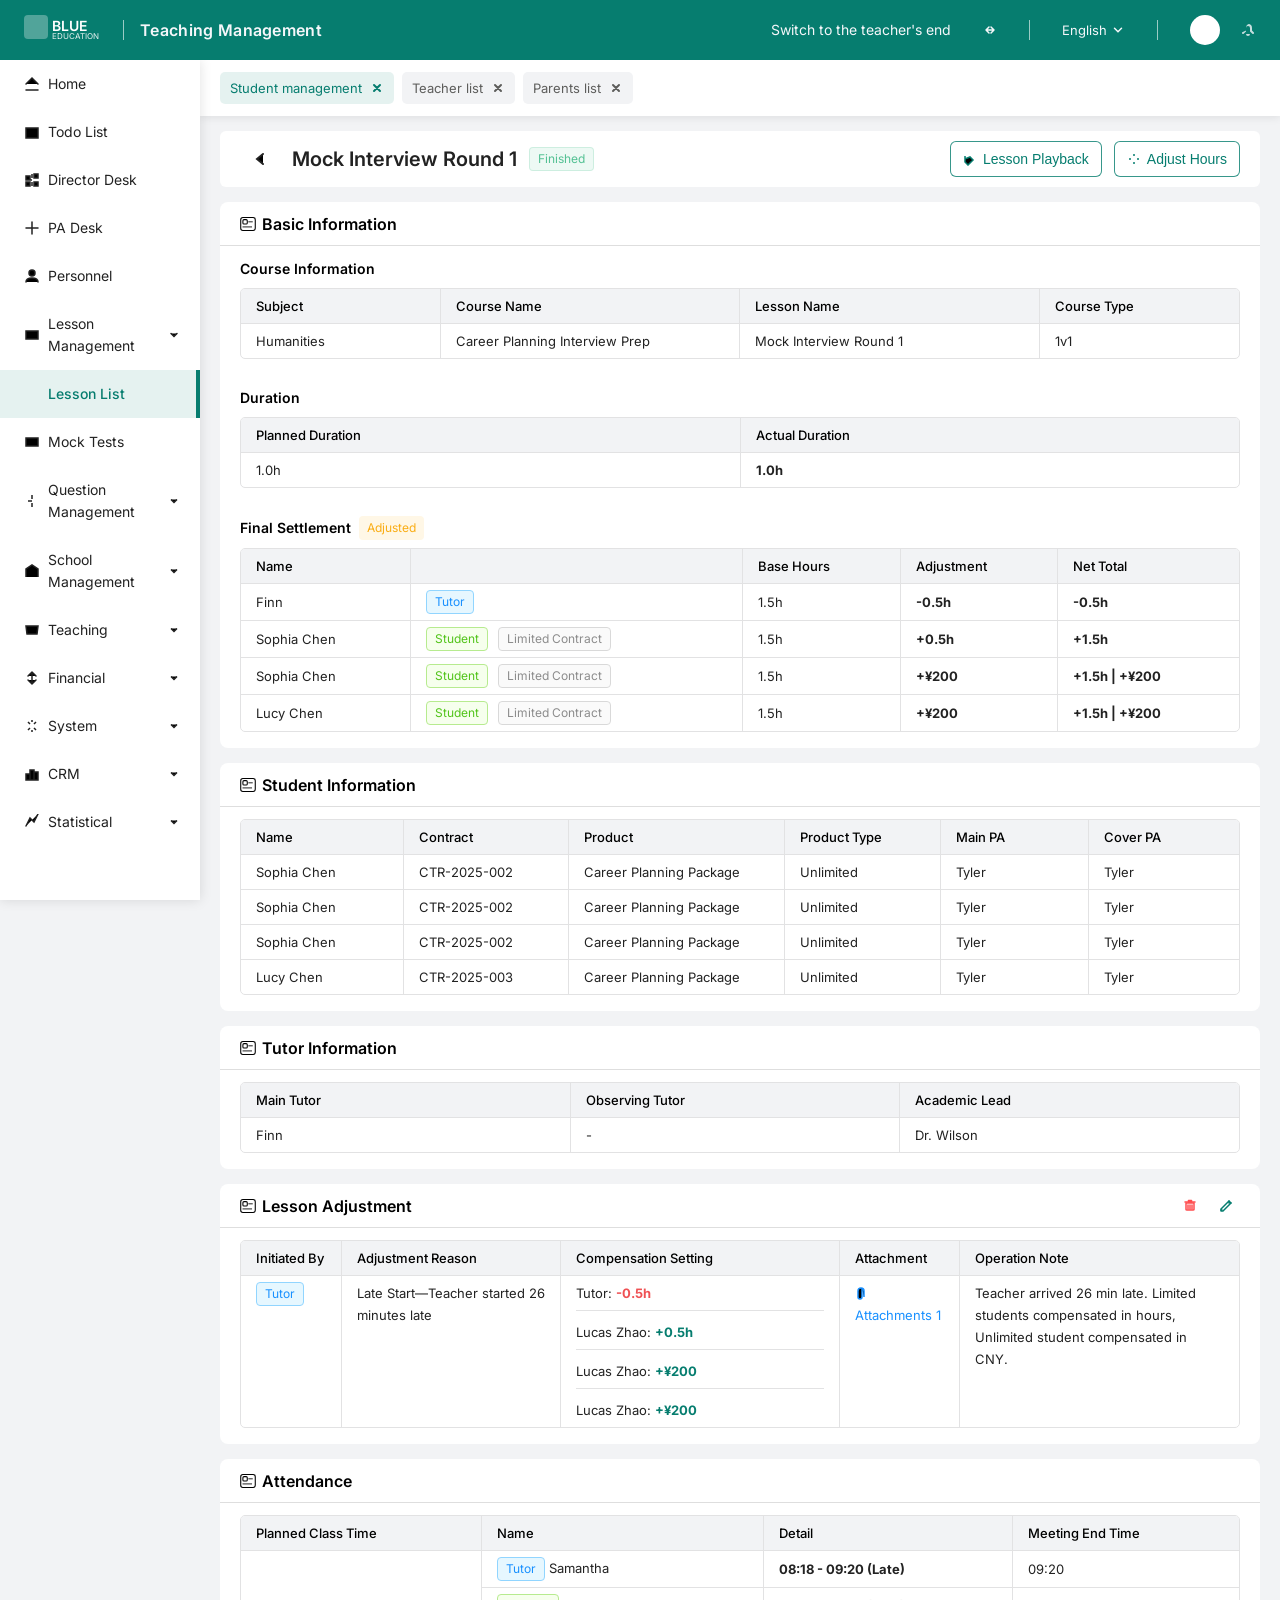
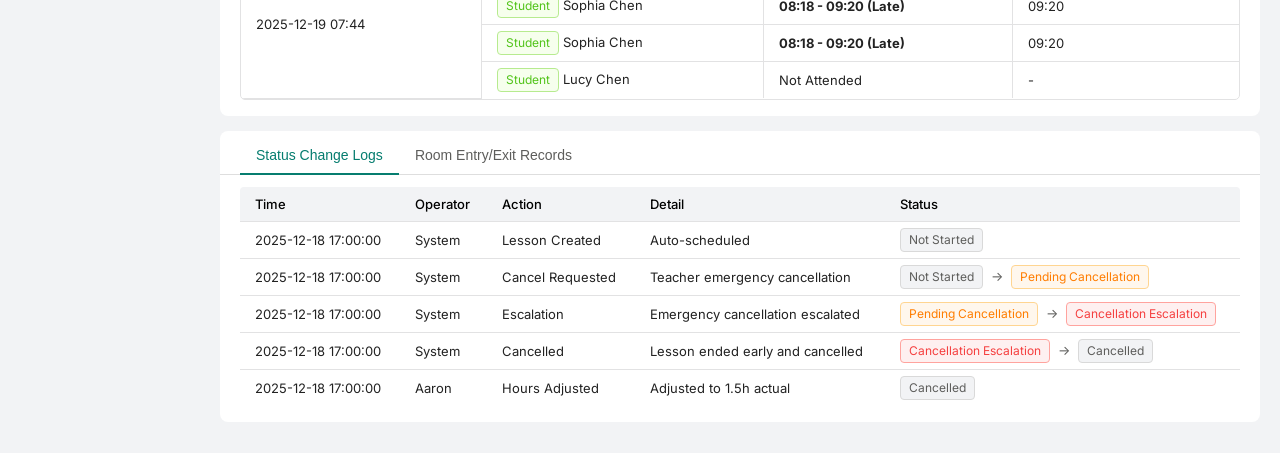
<file: web/index.html>
<!DOCTYPE html>
<html lang="zh-CN">
<head>
    <meta charset="UTF-8">
    <meta name="viewport" content="width=device-width, initial-scale=1.0">
    <title>课时详情 - Mock Interview Round 1 | 教学管理系统</title>
    <link rel="stylesheet" href="styles.css">
    <link rel="preconnect" href="https://fonts.googleapis.com">
    <link rel="preconnect" href="https://fonts.gstatic.com" crossorigin>
    <link href="https://fonts.googleapis.com/css2?family=Inter:wght@400;500;600&family=PingFang+SC:wght@400;500;600&display=swap" rel="stylesheet">
</head>
<body>
    <div class="app-layout">
        <!-- Top Header -->
        <header class="header">
            <div class="header-left">
                <div class="header-logo">
                    <svg width="83" height="28" viewBox="0 0 83 28" fill="none"><rect x="0" y="2" width="24" height="24" rx="4" fill="rgba(255,255,255,0.3)"/><text x="28" y="18" font-family="Inter,sans-serif" font-size="14" font-weight="600" fill="white">BLUE</text><text x="28" y="26" font-family="Inter,sans-serif" font-size="8" fill="rgba(255,255,255,0.9)">EDUCATION</text></svg>
                </div>
                <div class="header-divider"></div>
                <span class="header-title">Teaching Management</span>
            </div>
            <div class="header-right">
                <a href="#" class="header-link">Switch to the teacher's end</a>
                <svg class="header-icon-switch" width="14" height="14" viewBox="0 0 14 14" fill="none"><path d="M3 7h8M3 7l3-3M3 7l3 3M11 7L8 4M11 7l-3 3" stroke="currentColor" stroke-width="1.5" stroke-linecap="round"/></svg>
                <div class="header-divider"></div>
                <div class="header-language">
                    <span>English</span>
                    <svg width="14" height="14" viewBox="0 0 14 14" fill="none"><path d="M3.5 5.25L7 8.75L10.5 5.25" stroke="currentColor" stroke-width="1.5" stroke-linecap="round"/></svg>
                </div>
                <div class="header-divider"></div>
                <div class="header-user">
                    <div class="header-avatar"></div>
                    <svg class="header-bell" width="16" height="16" viewBox="0 0 16 16" fill="none"><path d="M8 2a4 4 0 014 4v2.586l1.707 1.707a1 1 0 01-1.414 1.414L10 9.414V6a2 2 0 00-4 0v3.414l-2.293 2.293a1 1 0 11-1.414-1.414L6 8.586V6a4 4 0 014-4zM6 12a2 2 0 104 0H6z" fill="currentColor"/></svg>
                </div>
            </div>
        </header>

        <!-- Sidebar -->
        <aside class="sidebar">
            <nav class="sidebar-nav">
                <a href="#" class="nav-item">
                    <svg class="nav-icon" width="16" height="16" viewBox="0 0 16 16"><path d="M2 8l6-6 6 6M2 14h12" stroke="currentColor" stroke-width="1.5" stroke-linecap="round"/></svg>
                    <span>Home</span>
                </a>
                <a href="#" class="nav-item">
                    <svg class="nav-icon" width="16" height="16" viewBox="0 0 16 16"><path d="M2 4h12v10H2z" stroke="currentColor" stroke-width="1.5"/></svg>
                    <span>Todo List</span>
                </a>
                <a href="#" class="nav-item">
                    <svg class="nav-icon" width="16" height="16" viewBox="0 0 16 16"><path d="M8 2v4M8 10v4M4 8h4M2 4h4v4H2zM10 2h4v4h-4zM2 10h4v4H2zM10 10h4v4h-4z" stroke="currentColor" stroke-width="1.5"/></svg>
                    <span>Director Desk</span>
                </a>
                <a href="#" class="nav-item">
                    <svg class="nav-icon" width="16" height="16" viewBox="0 0 16 16"><path d="M8 2v12M2 8h12" stroke="currentColor" stroke-width="1.5" stroke-linecap="round"/></svg>
                    <span>PA Desk</span>
                </a>
                <a href="#" class="nav-item">
                    <svg class="nav-icon" width="16" height="16" viewBox="0 0 16 16"><path d="M8 8a3 3 0 100-6 3 3 0 000 6zM2 14c0-2.5 2.5-4 6-4s6 1.5 6 4" stroke="currentColor" stroke-width="1.5" stroke-linecap="round"/></svg>
                    <span>Personnel</span>
                </a>
                <div class="nav-item has-sub">
                    <svg class="nav-icon" width="16" height="16" viewBox="0 0 16 16"><path d="M2 4h12v8H2z" stroke="currentColor" stroke-width="1.5"/></svg>
                    <span>Lesson Management</span>
                    <svg class="nav-chevron" width="12" height="12" viewBox="0 0 12 12"><path d="M3 4.5L6 7.5L9 4.5" stroke="currentColor" stroke-width="1.5" stroke-linecap="round"/></svg>
                </div>
                <a href="#" class="nav-item nav-item--active">
                    <span>Lesson List</span>
                </a>
                <a href="#" class="nav-item">
                    <svg class="nav-icon" width="16" height="16" viewBox="0 0 16 16"><path d="M2 4h12v8H2z" stroke="currentColor" stroke-width="1.5"/></svg>
                    <span>Mock Tests</span>
                </a>
                <a href="#" class="nav-item has-sub">
                    <svg class="nav-icon" width="16" height="16" viewBox="0 0 16 16"><path d="M8 2v4M8 10v4M4 8h4" stroke="currentColor" stroke-width="1.5"/></svg>
                    <span>Question Management</span>
                    <svg class="nav-chevron" width="12" height="12" viewBox="0 0 12 12"><path d="M3 4.5L6 7.5L9 4.5" stroke="currentColor" stroke-width="1.5"/></svg>
                </a>
                <a href="#" class="nav-item has-sub">
                    <svg class="nav-icon" width="16" height="16" viewBox="0 0 16 16"><path d="M2 14V6l6-4 6 4v8" stroke="currentColor" stroke-width="1.5"/></svg>
                    <span>School Management</span>
                    <svg class="nav-chevron" width="12" height="12" viewBox="0 0 12 12"><path d="M3 4.5L6 7.5L9 4.5" stroke="currentColor" stroke-width="1.5"/></svg>
                </a>
                <a href="#" class="nav-item has-sub">
                    <svg class="nav-icon" width="16" height="16" viewBox="0 0 16 16"><path d="M2 4h12l-1 8H3L2 4z" stroke="currentColor" stroke-width="1.5"/></svg>
                    <span>Teaching</span>
                    <svg class="nav-chevron" width="12" height="12" viewBox="0 0 12 12"><path d="M3 4.5L6 7.5L9 4.5" stroke="currentColor" stroke-width="1.5"/></svg>
                </a>
                <a href="#" class="nav-item has-sub">
                    <svg class="nav-icon" width="16" height="16" viewBox="0 0 16 16"><path d="M8 2v12M4 6l4-4 4 4M4 10l4 4 4-4" stroke="currentColor" stroke-width="1.5" stroke-linecap="round"/></svg>
                    <span>Financial</span>
                    <svg class="nav-chevron" width="12" height="12" viewBox="0 0 12 12"><path d="M3 4.5L6 7.5L9 4.5" stroke="currentColor" stroke-width="1.5"/></svg>
                </a>
                <a href="#" class="nav-item has-sub">
                    <svg class="nav-icon" width="16" height="16" viewBox="0 0 16 16"><path d="M8 2v2M8 12v2M4 4l2 2M10 10l2 2M4 12l2-2M10 6l2-2" stroke="currentColor" stroke-width="1.5"/></svg>
                    <span>System</span>
                    <svg class="nav-chevron" width="12" height="12" viewBox="0 0 12 12"><path d="M3 4.5L6 7.5L9 4.5" stroke="currentColor" stroke-width="1.5"/></svg>
                </a>
                <a href="#" class="nav-item has-sub">
                    <svg class="nav-icon" width="16" height="16" viewBox="0 0 16 16"><path d="M2 14h4V8H2v6zM6 14h4V4H6v10zM10 14h4V6h-4v8z" stroke="currentColor" stroke-width="1.5"/></svg>
                    <span>CRM</span>
                    <svg class="nav-chevron" width="12" height="12" viewBox="0 0 12 12"><path d="M3 4.5L6 7.5L9 4.5" stroke="currentColor" stroke-width="1.5"/></svg>
                </a>
                <a href="#" class="nav-item has-sub">
                    <svg class="nav-icon" width="16" height="16" viewBox="0 0 16 16"><path d="M2 12l4-8 4 4 4-8" stroke="currentColor" stroke-width="1.5" stroke-linecap="round"/></svg>
                    <span>Statistical</span>
                    <svg class="nav-chevron" width="12" height="12" viewBox="0 0 12 12"><path d="M3 4.5L6 7.5L9 4.5" stroke="currentColor" stroke-width="1.5"/></svg>
                </a>
            </nav>
        </aside>

        <!-- Main Content -->
        <main class="main-content">
            <!-- Tabs 置顶栏：白底+投影 -->
            <div class="tabs-bar">
            <div class="content-tabs">
                <div class="tab-pill tab-pill--active">
                    <span>Student management</span>
                    <svg class="tab-close" width="14" height="14" viewBox="0 0 14 14"><path d="M4 4l6 6M10 4l-6 6" stroke="currentColor" stroke-width="2" stroke-linecap="round"/></svg>
                </div>
                <div class="tab-pill">
                    <span>Teacher list</span>
                    <svg class="tab-close" width="14" height="14" viewBox="0 0 14 14"><path d="M4 4l6 6M10 4l-6 6" stroke="currentColor" stroke-width="2" stroke-linecap="round"/></svg>
                </div>
                <div class="tab-pill">
                    <span>Parents list</span>
                    <svg class="tab-close" width="14" height="14" viewBox="0 0 14 14"><path d="M4 4l6 6M10 4l-6 6" stroke="currentColor" stroke-width="2" stroke-linecap="round"/></svg>
                </div>
            </div>
            </div>

            <!-- Page Header (white bar) -->
            <div class="page-header-bar">
                <div class="page-header-left">
                    <button class="btn-back">
                        <svg width="14" height="14" viewBox="0 0 14 14"><path d="M10 12L4 7l6-5" stroke="currentColor" stroke-width="2" stroke-linecap="round"/></svg>
                    </button>
                    <h1 class="page-title">Mock Interview Round 1</h1>
                    <span class="tag tag--finished">Finished</span>
                </div>
                <div class="page-header-right">
                    <button class="btn-action">
                        <svg width="14" height="14" viewBox="0 0 14 14"><path d="M2 4v6l3 3 5-5-3-3-5 2z" stroke="currentColor" stroke-width="1.5"/></svg>
                        <span>Lesson Playback</span>
                    </button>
                    <button class="btn-action">
                        <svg width="14" height="14" viewBox="0 0 14 14"><path d="M7 2v2M7 10v2M2 7h2M10 7h2" stroke="currentColor" stroke-width="1.5"/></svg>
                        <span>Adjust Hours</span>
                    </button>
                </div>
            </div>

            <!-- Basic Information Card -->
            <section class="content-card">
                <div class="card-header-bar">
                    <h2 class="card-title">
                        <svg class="card-icon" viewBox="0 0 22 22" fill="none"><rect x="1" y="2" width="20" height="18" rx="3" stroke="currentColor" stroke-width="1.5"/><rect x="4" y="5" width="6" height="6" rx="1.5" stroke="currentColor" stroke-width="1.5"/><path d="M12 8h5" stroke="currentColor" stroke-width="1.2" stroke-linecap="round"/><path d="M4 15h12" stroke="currentColor" stroke-width="1.2" stroke-linecap="round"/></svg>
                        Basic Information
                    </h2>
                </div>
                <div class="info-section">
                    <div class="section-label">Course Information</div>
                    <div class="data-table data-table--bordered">
                        <table>
                            <thead>
                                <tr>
                                    <th style="width:191px">Subject</th>
                                    <th style="width:287px">Course Name</th>
                                    <th style="width:287px">Lesson Name</th>
                                    <th style="width:191px">Course Type</th>
                                </tr>
                            </thead>
                            <tbody>
                                <tr>
                                    <td>Humanities</td>
                                    <td>Career Planning Interview Prep</td>
                                    <td>Mock Interview Round 1</td>
                                    <td>1v1</td>
                                </tr>
                            </tbody>
                        </table>
                    </div>
                </div>
                <div class="info-section">
                    <div class="section-label">Duration</div>
                    <div class="data-table data-table--bordered">
                        <table>
                            <thead>
                                <tr>
                                    <th style="width:50%">Planned Duration</th>
                                    <th style="width:50%">Actual Duration</th>
                                </tr>
                            </thead>
                            <tbody>
                                <tr>
                                    <td>1.0h</td>
                                    <td class="text-success">1.0h</td>
                                </tr>
                            </tbody>
                        </table>
                    </div>
                </div>
                <div class="info-section">
                    <div class="section-label-row">
                        <span class="section-label">Final Settlement</span>
                        <span class="tag tag--adjusted">Adjusted</span>
                    </div>
                    <div class="data-table data-table--bordered data-table--final-settlement">
                        <table>
                            <thead>
                                <tr>
                                    <th>Name</th>
                                    <th></th>
                                    <th>Base Hours</th>
                                    <th>Adjustment</th>
                                    <th>Net Total</th>
                                </tr>
                            </thead>
                            <tbody>
                                <tr>
                                    <td>Finn</td>
                                    <td class="cell-tags"><span class="tag tag--tutor">Tutor</span></td>
                                    <td>1.5h</td>
                                    <td class="text-danger">-0.5h</td>
                                    <td class="text-danger">-0.5h</td>
                                </tr>
                                <tr>
                                    <td>Sophia Chen</td>
                                    <td class="cell-tags"><span class="tag tag--student">Student</span> <span class="tag tag--contract">Limited Contract</span></td>
                                    <td>1.5h</td>
                                    <td class="text-danger">+0.5h</td>
                                    <td class="text-danger">+1.5h</td>
                                </tr>
                                <tr>
                                    <td>Sophia Chen</td>
                                    <td class="cell-tags"><span class="tag tag--student">Student</span> <span class="tag tag--contract">Limited Contract</span></td>
                                    <td>1.5h</td>
                                    <td class="text-danger">+¥200</td>
                                    <td class="text-danger">+1.5h | +¥200</td>
                                </tr>
                                <tr>
                                    <td>Lucy Chen</td>
                                    <td class="cell-tags"><span class="tag tag--student">Student</span> <span class="tag tag--contract">Limited Contract</span></td>
                                    <td>1.5h</td>
                                    <td class="text-danger">+¥200</td>
                                    <td class="text-danger">+1.5h | +¥200</td>
                                </tr>
                            </tbody>
                        </table>
                    </div>
                </div>
            </section>

            <!-- Student Information Card -->
            <section class="content-card">
                <div class="card-header-bar">
                    <h2 class="card-title">
                        <svg class="card-icon" viewBox="0 0 22 22" fill="none"><rect x="1" y="2" width="20" height="18" rx="3" stroke="currentColor" stroke-width="1.5"/><rect x="4" y="5" width="6" height="6" rx="1.5" stroke="currentColor" stroke-width="1.5"/><path d="M12 8h5" stroke="currentColor" stroke-width="1.2" stroke-linecap="round"/><path d="M4 15h12" stroke="currentColor" stroke-width="1.2" stroke-linecap="round"/></svg>
                        Student Information
                    </h2>
                </div>
                <div class="card-content">
                <div class="data-table data-table--bordered">
                    <table>
                        <thead>
                            <tr>
                                <th style="width:191px">Name</th>
                                <th style="width:191px">Contract</th>
                                <th style="width:258px">Product</th>
                                <th style="width:170px">Product Type</th>
                                <th style="width:170px">Main PA</th>
                                <th style="width:170px">Cover PA</th>
                            </tr>
                        </thead>
                        <tbody>
                            <tr>
                                <td>Sophia Chen</td>
                                <td>CTR-2025-002</td>
                                <td>Career Planning Package</td>
                                <td>Unlimited</td>
                                <td>Tyler</td>
                                <td>Tyler</td>
                            </tr>
                            <tr>
                                <td>Sophia Chen</td>
                                <td>CTR-2025-002</td>
                                <td>Career Planning Package</td>
                                <td>Unlimited</td>
                                <td>Tyler</td>
                                <td>Tyler</td>
                            </tr>
                            <tr>
                                <td>Sophia Chen</td>
                                <td>CTR-2025-002</td>
                                <td>Career Planning Package</td>
                                <td>Unlimited</td>
                                <td>Tyler</td>
                                <td>Tyler</td>
                            </tr>
                            <tr>
                                <td>Lucy Chen</td>
                                <td>CTR-2025-003</td>
                                <td>Career Planning Package</td>
                                <td>Unlimited</td>
                                <td>Tyler</td>
                                <td>Tyler</td>
                            </tr>
                        </tbody>
                    </table>
                </div>
                </div>
            </section>

            <!-- Tutor Information Card -->
            <section class="content-card">
                <div class="card-header-bar">
                    <h2 class="card-title">
                        <svg class="card-icon" viewBox="0 0 22 22" fill="none"><rect x="1" y="2" width="20" height="18" rx="3" stroke="currentColor" stroke-width="1.5"/><rect x="4" y="5" width="6" height="6" rx="1.5" stroke="currentColor" stroke-width="1.5"/><path d="M12 8h5" stroke="currentColor" stroke-width="1.2" stroke-linecap="round"/><path d="M4 15h12" stroke="currentColor" stroke-width="1.2" stroke-linecap="round"/></svg>
                        Tutor Information
                    </h2>
                </div>
                <div class="card-content">
                <div class="data-table data-table--bordered">
                    <table>
                        <thead>
                            <tr>
                                <th style="width:33%">Main Tutor</th>
                                <th style="width:33%">Observing Tutor</th>
                                <th style="width:34%">Academic Lead</th>
                            </tr>
                        </thead>
                        <tbody>
                            <tr>
                                <td>Finn</td>
                                <td>-</td>
                                <td>Dr. Wilson</td>
                            </tr>
                        </tbody>
                    </table>
                </div>
                </div>
            </section>

            <!-- Lesson Adjustment Card -->
            <section class="content-card">
                <div class="card-header-bar card-header-row">
                    <h2 class="card-title">
                        <svg class="card-icon" viewBox="0 0 22 22" fill="none"><rect x="1" y="2" width="20" height="18" rx="3" stroke="currentColor" stroke-width="1.5"/><rect x="4" y="5" width="6" height="6" rx="1.5" stroke="currentColor" stroke-width="1.5"/><path d="M12 8h5" stroke="currentColor" stroke-width="1.2" stroke-linecap="round"/><path d="M4 15h12" stroke="currentColor" stroke-width="1.2" stroke-linecap="round"/></svg>
                        Lesson Adjustment
                    </h2>
                    <div class="card-actions">
                        <button class="btn-icon btn-icon--danger" title="Delete">
                            <svg width="14" height="14" viewBox="0 0 14 14" fill="none" stroke="currentColor" stroke-width="1.5" stroke-linecap="round" stroke-linejoin="round"><path d="M2 3h10"/><path d="M5.5 1.5h3v1.5h-3z"/><path d="M3 4h8v6.5q0 .5-1 .5H4q-1 0-1-.5V4z"/><path d="M5 6v4M7 6v4M9 6v4"/></svg>
                        </button>
                        <button class="btn-icon btn-icon--teal" title="Edit">
                            <svg width="14" height="14" viewBox="0 0 14 14" fill="none" stroke="currentColor" stroke-width="1.5" stroke-linecap="round" stroke-linejoin="round"><path d="M10 2L12 4 4 12 2 12 2 10l8-8z"/><path d="M10 2v2h2"/><path d="M2 11h1"/></svg>
                        </button>
                    </div>
                </div>
                <div class="card-content">
                <div class="data-table data-table--bordered data-table--lesson-adjustment">
                    <table>
                        <thead>
                            <tr>
                                <th>Initiated By</th>
                                <th>Adjustment Reason</th>
                                <th>Compensation Setting</th>
                                <th>Attachment</th>
                                <th>Operation Note</th>
                            </tr>
                        </thead>
                        <tbody>
                            <tr>
                                <td><span class="tag tag--tutor">Tutor</span></td>
                                <td>Late Start—Teacher started 26 minutes late</td>
                                <td class="cell-compensation">
                                    <div class="compensation-row">Tutor: <span class="text-danger">-0.5h</span></div>
                                    <div class="compensation-row">Lucas Zhao: <span class="text-success">+0.5h</span></div>
                                    <div class="compensation-row">Lucas Zhao: <span class="text-success">+¥200</span></div>
                                    <div class="compensation-row">Lucas Zhao: <span class="text-success">+¥200</span></div>
                                </td>
                                <td class="cell-attachment">
                                    <svg class="icon-attach icon-attach--teal" width="14" height="14" viewBox="0 0 14 14"><path d="M7 2v8a2 2 0 01-4 0V4a3 3 0 016 0v6" stroke="currentColor" stroke-width="1.5"/></svg>
                                    <span class="attachment-text">Attachments 1</span>
                                </td>
                                <td>Teacher arrived 26 min late. Limited students compensated in hours, Unlimited student compensated in CNY.</td>
                            </tr>
                        </tbody>
                    </table>
                </div>
                </div>
            </section>

            <!-- Attendance Card -->
            <section class="content-card">
                <div class="card-header-bar">
                    <h2 class="card-title">
                    <svg class="card-icon" viewBox="0 0 22 22" fill="none"><rect x="1" y="2" width="20" height="18" rx="3" stroke="currentColor" stroke-width="1.5"/><rect x="4" y="5" width="6" height="6" rx="1.5" stroke="currentColor" stroke-width="1.5"/><path d="M12 8h5" stroke="currentColor" stroke-width="1.2" stroke-linecap="round"/><path d="M4 15h12" stroke="currentColor" stroke-width="1.2" stroke-linecap="round"/></svg>
                    Attendance
                    </h2>
                </div>
                <div class="card-content">
                <div class="data-table data-table--bordered">
                    <table>
                        <thead>
                            <tr>
                                <th>Planned Class Time</th>
                                <th>Name</th>
                                <th>Detail</th>
                                <th>Meeting End Time</th>
                            </tr>
                        </thead>
                        <tbody>
                            <tr>
                                <td rowspan="4">2025-12-19 07:44</td>
                                <td><span class="tag tag--tutor">Tutor</span> Samantha</td>
                                <td class="text-danger">08:18 - 09:20 (Late)</td>
                                <td>09:20</td>
                            </tr>
                            <tr>
                                <td><span class="tag tag--student">Student</span> Sophia Chen</td>
                                <td class="text-danger">08:18 - 09:20 (Late)</td>
                                <td>09:20</td>
                            </tr>
                            <tr>
                                <td><span class="tag tag--student">Student</span> Sophia Chen</td>
                                <td class="text-danger">08:18 - 09:20 (Late)</td>
                                <td>09:20</td>
                            </tr>
                            <tr>
                                <td><span class="tag tag--student">Student</span> Lucy Chen</td>
                                <td>Not Attended</td>
                                <td>-</td>
                            </tr>
                        </tbody>
                    </table>
                </div>
                </div>
            </section>

            <!-- Status Change Logs Card -->
            <section class="content-card">
                <div class="card-header-bar card-header-tabs">
                    <button class="card-tab card-tab--active">Status Change Logs</button>
                    <button class="card-tab">Room Entry/Exit Records</button>
                </div>
                <div class="card-content">
                <div class="data-table data-table--bordered data-table--status-logs">
                    <table>
                        <thead>
                            <tr>
                                <th>Time</th>
                                <th>Operator</th>
                                <th>Action</th>
                                <th>Detail</th>
                                <th>Status</th>
                            </tr>
                        </thead>
                        <tbody>
                            <tr>
                                <td>2025-12-18 17:00:00</td>
                                <td>System</td>
                                <td>Lesson Created</td>
                                <td>Auto-scheduled</td>
                                <td><span class="tag tag--status tag--gray">Not Started</span></td>
                            </tr>
                            <tr>
                                <td>2025-12-18 17:00:00</td>
                                <td>System</td>
                                <td>Cancel Requested</td>
                                <td>Teacher emergency cancellation</td>
                                <td><span class="tag tag--status tag--gray">Not Started</span> <span class="arrow">→</span> <span class="tag tag--status tag--orange">Pending Cancellation</span></td>
                            </tr>
                            <tr>
                                <td>2025-12-18 17:00:00</td>
                                <td>System</td>
                                <td>Escalation</td>
                                <td>Emergency cancellation escalated</td>
                                <td><span class="tag tag--status tag--orange">Pending Cancellation</span> <span class="arrow">→</span> <span class="tag tag--status tag--red">Cancellation Escalation</span></td>
                            </tr>
                            <tr>
                                <td>2025-12-18 17:00:00</td>
                                <td>System</td>
                                <td>Cancelled</td>
                                <td>Lesson ended early and cancelled</td>
                                <td><span class="tag tag--status tag--red">Cancellation Escalation</span> <span class="arrow">→</span> <span class="tag tag--status tag--gray">Cancelled</span></td>
                            </tr>
                            <tr>
                                <td>2025-12-18 17:00:00</td>
                                <td>Aaron</td>
                                <td>Hours Adjusted</td>
                                <td>Adjusted to 1.5h actual</td>
                                <td><span class="tag tag--status tag--gray">Cancelled</span></td>
                            </tr>
                        </tbody>
                    </table>
                </div>
                </div>
            </section>
        </main>
    </div>

    <script src="script.js"></script>
</body>
</html>
</file>
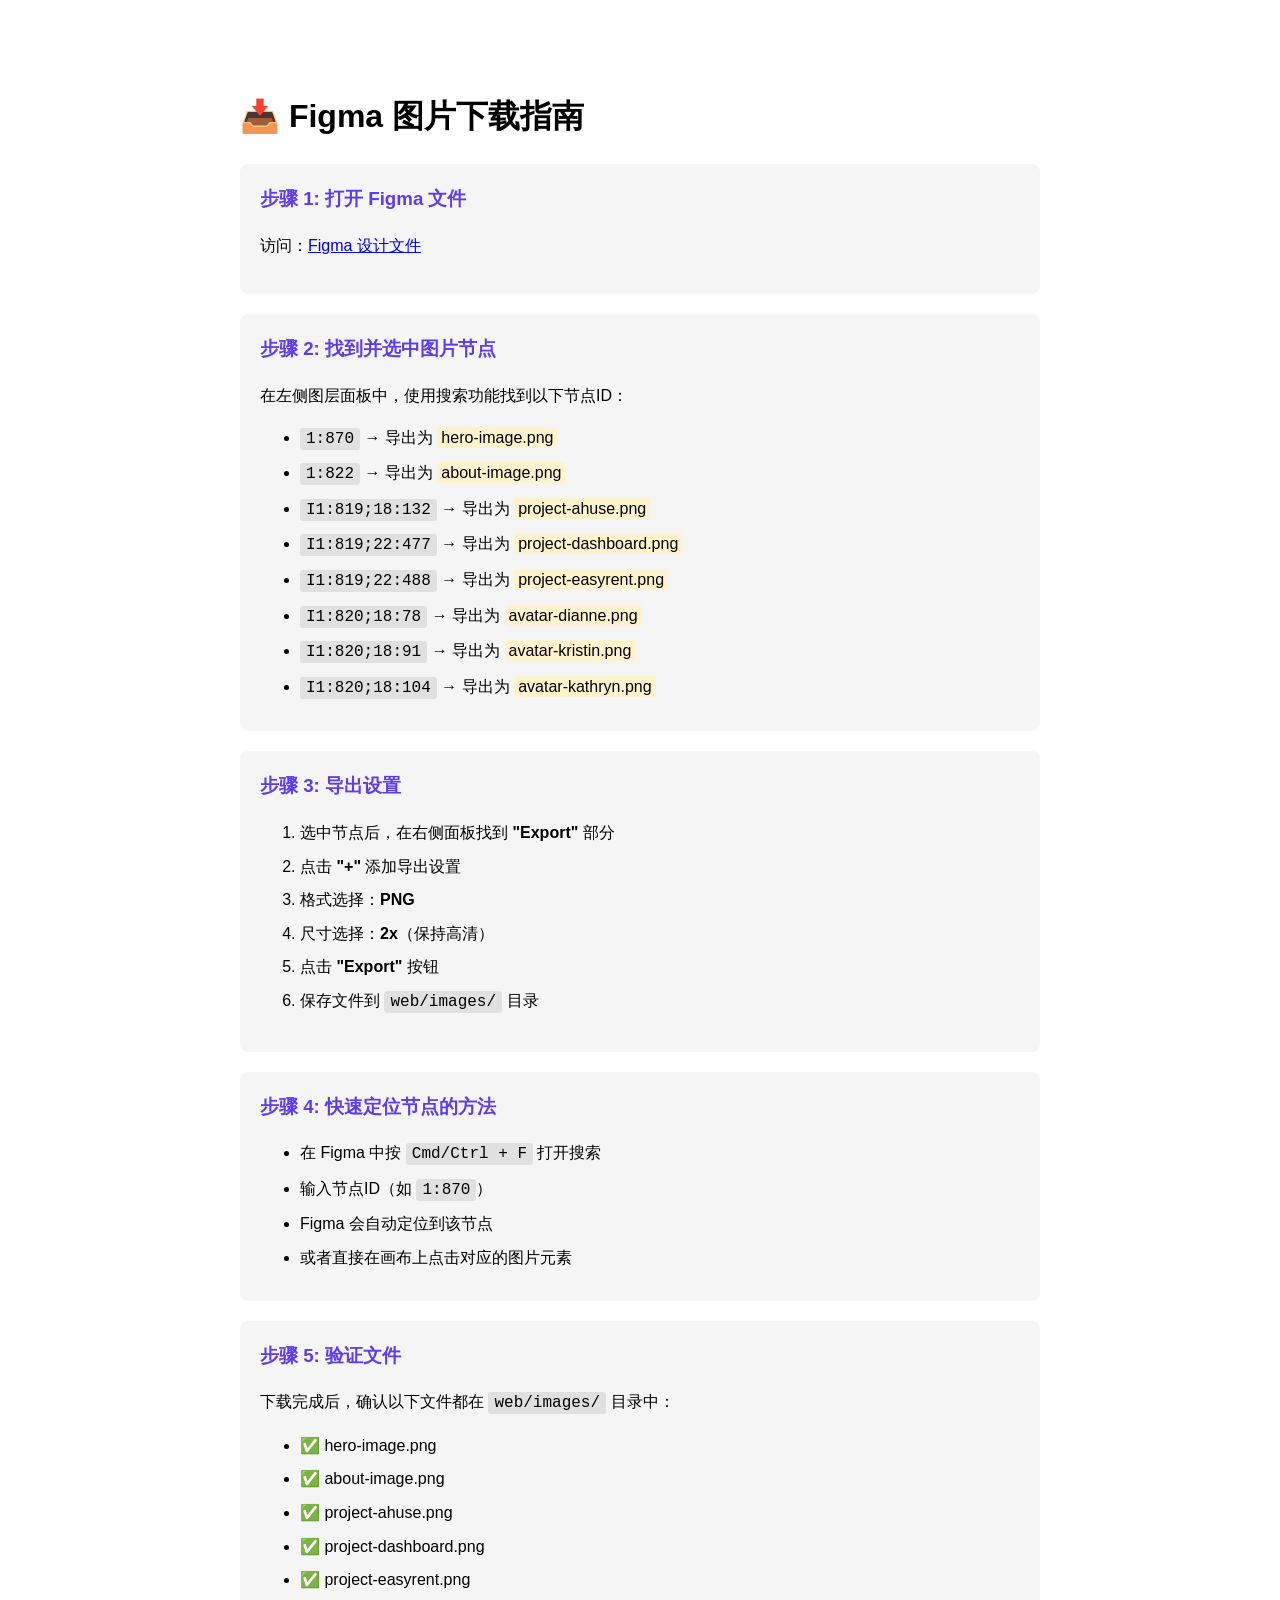
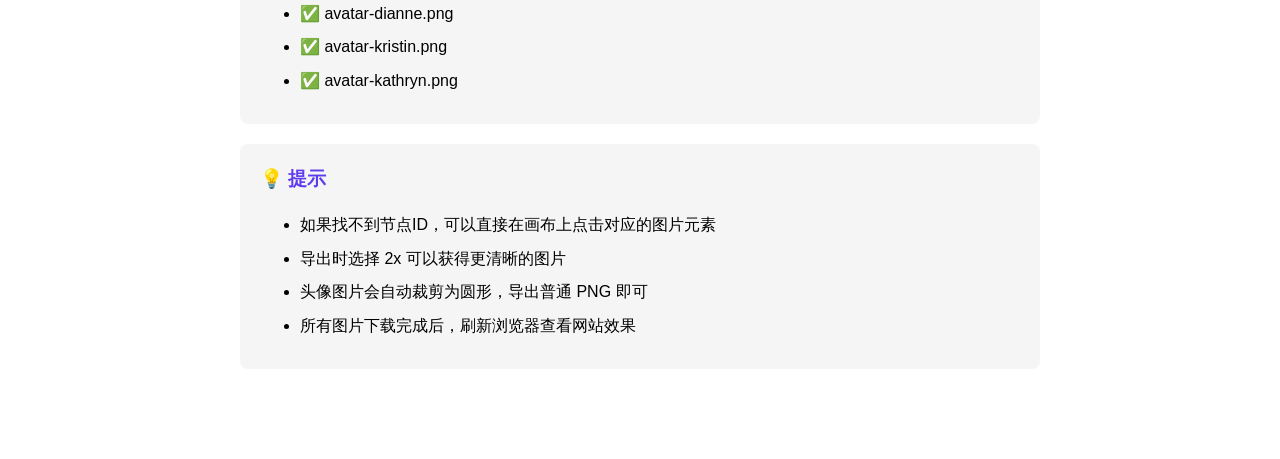
<file: web/download-images.html>
<!DOCTYPE html>
<html lang="zh-CN">
<head>
    <meta charset="UTF-8">
    <meta name="viewport" content="width=device-width, initial-scale=1.0">
    <title>Figma 图片下载助手</title>
    <style>
        body {
            font-family: -apple-system, BlinkMacSystemFont, 'Segoe UI', Roboto, sans-serif;
            max-width: 800px;
            margin: 50px auto;
            padding: 20px;
            line-height: 1.6;
        }
        .step {
            background: #f5f5f5;
            padding: 20px;
            margin: 20px 0;
            border-radius: 8px;
        }
        .step h3 {
            margin-top: 0;
            color: #5E3BEE;
        }
        code {
            background: #e0e0e0;
            padding: 2px 6px;
            border-radius: 3px;
            font-family: 'Courier New', monospace;
        }
        ul {
            margin: 10px 0;
        }
        li {
            margin: 8px 0;
        }
        .highlight {
            background: #fff3cd;
            padding: 2px 4px;
            border-radius: 3px;
        }
    </style>
</head>
<body>
    <h1>📥 Figma 图片下载指南</h1>
    
    <div class="step">
        <h3>步骤 1: 打开 Figma 文件</h3>
        <p>访问：<a href="https://www.figma.com/proto/7di4yxaJBynSHCfhj5WzmF/Untitled?node-id=1-816" target="_blank">Figma 设计文件</a></p>
    </div>

    <div class="step">
        <h3>步骤 2: 找到并选中图片节点</h3>
        <p>在左侧图层面板中，使用搜索功能找到以下节点ID：</p>
        <ul>
            <li><code>1:870</code> → 导出为 <span class="highlight">hero-image.png</span></li>
            <li><code>1:822</code> → 导出为 <span class="highlight">about-image.png</span></li>
            <li><code>I1:819;18:132</code> → 导出为 <span class="highlight">project-ahuse.png</span></li>
            <li><code>I1:819;22:477</code> → 导出为 <span class="highlight">project-dashboard.png</span></li>
            <li><code>I1:819;22:488</code> → 导出为 <span class="highlight">project-easyrent.png</span></li>
            <li><code>I1:820;18:78</code> → 导出为 <span class="highlight">avatar-dianne.png</span></li>
            <li><code>I1:820;18:91</code> → 导出为 <span class="highlight">avatar-kristin.png</span></li>
            <li><code>I1:820;18:104</code> → 导出为 <span class="highlight">avatar-kathryn.png</span></li>
        </ul>
    </div>

    <div class="step">
        <h3>步骤 3: 导出设置</h3>
        <ol>
            <li>选中节点后，在右侧面板找到 <strong>"Export"</strong> 部分</li>
            <li>点击 <strong>"+"</strong> 添加导出设置</li>
            <li>格式选择：<strong>PNG</strong></li>
            <li>尺寸选择：<strong>2x</strong>（保持高清）</li>
            <li>点击 <strong>"Export"</strong> 按钮</li>
            <li>保存文件到 <code>web/images/</code> 目录</li>
        </ol>
    </div>

    <div class="step">
        <h3>步骤 4: 快速定位节点的方法</h3>
        <ul>
            <li>在 Figma 中按 <code>Cmd/Ctrl + F</code> 打开搜索</li>
            <li>输入节点ID（如 <code>1:870</code>）</li>
            <li>Figma 会自动定位到该节点</li>
            <li>或者直接在画布上点击对应的图片元素</li>
        </ul>
    </div>

    <div class="step">
        <h3>步骤 5: 验证文件</h3>
        <p>下载完成后，确认以下文件都在 <code>web/images/</code> 目录中：</p>
        <ul>
            <li>✅ hero-image.png</li>
            <li>✅ about-image.png</li>
            <li>✅ project-ahuse.png</li>
            <li>✅ project-dashboard.png</li>
            <li>✅ project-easyrent.png</li>
            <li>✅ avatar-dianne.png</li>
            <li>✅ avatar-kristin.png</li>
            <li>✅ avatar-kathryn.png</li>
        </ul>
    </div>

    <div class="step">
        <h3>💡 提示</h3>
        <ul>
            <li>如果找不到节点ID，可以直接在画布上点击对应的图片元素</li>
            <li>导出时选择 2x 可以获得更清晰的图片</li>
            <li>头像图片会自动裁剪为圆形，导出普通 PNG 即可</li>
            <li>所有图片下载完成后，刷新浏览器查看网站效果</li>
        </ul>
    </div>
</body>
</html>
</file>
<file: web/styles.css>
/* Reset & Base */
* {
    margin: 0;
    padding: 0;
    box-sizing: border-box;
}

:root {
    --primary: #067d6f;
    --primary-80: rgba(6, 125, 111, 0.8);
    --primary-10: rgba(6, 125, 111, 0.1);
    --text: #222;
    --text-muted: #5d5d5b;
    --white: #ffffff;
    --bg: #F2F3F5;
    --border: #e2e2e3;
    --border-light: #dedede;
    --table-header: #f2f3f5;
    --success: #00b42a;
    --success-bg: #e6fff1;
    --danger: #f53f3f;
    --warning: #ff7d00;
    --warning-bg: #fff7ed;
    --tutor-bg: #e8f7ff;
    --tutor-color: #1677ff;
    --student-bg: #e6fff1;
    --student-color: #00b42a;
    --contract-bg: #f2f3f5;
    --contract-color: #86909c;
    --finished-bg: rgba(83, 193, 147, 0.1);
    --finished-border: rgba(83, 193, 147, 0.2);
    --finished-color: #53c193;
    --header-bg: #067d6f;
    --header-text: #f5f7fa;
}

body {
    font-family: 'Inter', 'PingFang SC', -apple-system, sans-serif;
    font-size: 13px;
    line-height: 22px;
    color: var(--text);
    background: var(--bg);
}

/* App Layout */
.app-layout {
    display: flex;
    flex-direction: column;
    min-height: 100vh;
}

/* Top Header - 置顶固定 */
.header {
    position: fixed;
    top: 0;
    left: 0;
    right: 0;
    z-index: 1000;
    display: flex;
    align-items: center;
    justify-content: space-between;
    height: 60px;
    padding: 0 24px;
    background: var(--header-bg);
    color: var(--header-text);
}

.header-left {
    display: flex;
    align-items: center;
    gap: 16px;
}

.header-logo svg {
    height: 28px;
    width: auto;
}

.header-divider {
    width: 1px;
    height: 20px;
    background: rgba(255, 255, 255, 0.6);
}

.header-title {
    font-weight: 600;
    font-size: 16px;
    letter-spacing: 0.02em;
}

.header-right {
    display: flex;
    align-items: center;
    gap: 32px;
}

.header-link {
    color: var(--header-text);
    text-decoration: none;
    font-size: 14px;
}

.header-language {
    display: flex;
    align-items: center;
    gap: 4px;
}

.header-user {
    display: flex;
    align-items: center;
    gap: 20px;
}

.header-avatar {
    width: 30px;
    height: 30px;
    border-radius: 50%;
    background: var(--white);
}

.header-bell {
    width: 16px;
    height: 16px;
    opacity: 0.8;
}

/* Sidebar - 压在标签栏上方，白底有投影 */
.sidebar {
    position: fixed;
    left: 0;
    top: 60px;
    z-index: 101;
    width: 200px;
    height: calc(100vh - 60px);
    background: var(--white);
    box-shadow: 0 0 12px rgba(0, 0, 0, 0.12);
}

.sidebar-nav {
    display: flex;
    flex-direction: column;
}

.nav-item {
    display: flex;
    align-items: center;
    gap: 8px;
    padding: 13px 20px 13px 24px;
    color: var(--text);
    text-decoration: none;
    font-size: 14px;
    background: var(--white);
}

.nav-item:hover {
    background: var(--table-header);
}

.nav-item--active {
    background: var(--primary-10);
    color: var(--primary);
    font-weight: 500;
    border-right: 4px solid var(--primary);
}

.nav-item.has-sub {
    cursor: pointer;
}

.nav-item--active span {
    margin-left: 24px;
}

.nav-icon {
    flex-shrink: 0;
    color: var(--text);
}

.nav-item--active .nav-icon {
    color: var(--primary);
}

.nav-chevron {
    margin-left: auto;
    flex-shrink: 0;
}

/* Main Content */
.main-content {
    flex: 1;
    margin-left: 200px;
    margin-top: 60px;
    padding: 0 20px 16px;
    min-height: calc(100vh - 60px);
}

/* Tabs 置顶栏 - 白底、投影、sticky */
.tabs-bar {
    position: sticky;
    top: 60px;
    z-index: 100;
    margin: 0 -20px 15px -20px;
    padding: 12px 20px;
    background: var(--white);
    box-shadow: 0 2px 8px rgba(0, 0, 0, 0.08);
}

/* Content Tabs - pill style */
.content-tabs {
    display: flex;
    gap: 8px;
}

.tab-pill {
    display: flex;
    align-items: center;
    gap: 8px;
    padding: 5px 10px;
    border-radius: 5px;
    font-size: 13px;
    background: var(--table-header);
    color: var(--text-muted);
}

.tab-pill--active {
    background: var(--primary-10);
    color: var(--primary);
}

.tab-close {
    flex-shrink: 0;
}

/* Page Header Bar */
.page-header-bar {
    display: flex;
    align-items: center;
    justify-content: space-between;
    height: 56px;
    padding: 0 20px;
    background: var(--white);
    border-radius: 6px;
    margin-bottom: 15px;
}

.page-header-left {
    display: flex;
    align-items: center;
    gap: 12px;
}

.btn-back {
    display: flex;
    align-items: center;
    justify-content: center;
    width: 40px;
    height: 40px;
    border: none;
    background: transparent;
    color: var(--text);
    cursor: pointer;
}

.btn-back:hover {
    background: var(--table-header);
    border-radius: 6px;
}

.page-title {
    font-size: 20px;
    font-weight: 600;
    color: var(--text);
}

.page-header-right {
    display: flex;
    gap: 12px;
}

.btn-action {
    display: flex;
    align-items: center;
    gap: 6px;
    height: 36px;
    padding: 6px 12px;
    border: 1px solid var(--primary-80);
    background: var(--white);
    color: var(--primary);
    font-size: 14px;
    font-weight: 500;
    border-radius: 6px;
    cursor: pointer;
}

.btn-action:hover {
    background: var(--primary-10);
}

/* Tags - 统一高度 24px */
.tag {
    display: inline-flex;
    align-items: center;
    height: 24px;
    padding: 0 8px;
    font-size: 12px;
    font-weight: 400;
    border-radius: 4px;
    box-sizing: border-box;
}

.tag--finished {
    background: var(--finished-bg);
    border: 1px solid var(--finished-border);
    color: var(--finished-color);
}

.tag--adjusted {
    background: #fff7e6;
    color: #faad14;
}

.tag--tutor {
    background: #e6f7ff;
    color: #1890ff;
    border: 1px solid #91d5ff;
}

.tag--student {
    background: #f6ffed;
    color: #52c41a;
    border: 1px solid #b7eb8f;
}

.tag--contract {
    background: #fafafa;
    color: #8c8c8c;
    border: 1px solid #d9d9d9;
}

/* Final Settlement - 标签列，多个标签间距 */
.cell-tags .tag + .tag {
    margin-left: 6px;
}

.tag--status { font-size: 12px; }
.tag--gray { background: var(--table-header); color: var(--text-muted); border: 1px solid #d9d9d9; }
.tag--orange { background: var(--warning-bg); color: var(--warning); border: 1px solid #ffd591; }
.tag--red { background: #fef0f0; color: var(--danger); border: 1px solid #ffa39e; }

/* Content Cards - 白色背景之间间距 15px */
.content-card {
    background: var(--white);
    border-radius: 8px;
    margin-bottom: 15px;
    overflow: hidden;
}

.card-header-bar {
    display: flex;
    align-items: center;
    height: 44px;
    padding: 0 20px;
    border-bottom: 1px solid var(--border-light);
}

.card-header-row {
    justify-content: space-between;
}

.card-header-tabs {
    justify-content: flex-start;
    align-items: flex-end;
}

.card-content {
    padding: 12px 20px 16px;
}

.card-title {
    display: flex;
    align-items: center;
    gap: 6px;
    font-size: 16px;
    font-weight: 600;
    color: #000;
}

.card-icon {
    color: #000;
    width: 16px;
    height: 16px;
    flex-shrink: 0;
}

.card-actions {
    display: flex;
    gap: 8px;
}

.btn-icon {
    display: flex;
    align-items: center;
    justify-content: center;
    width: 28px;
    height: 28px;
    border: none;
    background: transparent;
    color: var(--primary);
    cursor: pointer;
}

.btn-icon:hover {
    background: var(--primary-10);
    border-radius: 4px;
}

.btn-icon--danger {
    color: #ff4d4f;
}

.btn-icon--danger:hover {
    background: #fef0f0;
}

.btn-icon--teal {
    color: #067d6f;
}

.btn-icon--teal:hover {
    background: #e6f7ff;
}

/* Section within card */
.info-section {
    padding: 12px 20px 16px;
}

.info-section:first-of-type {
    padding-top: 12px;
}

.section-label {
    font-size: 14px;
    font-weight: 600;
    color: #000;
    margin-bottom: 8px;
}

.section-label-row {
    display: flex;
    align-items: center;
    gap: 8px;
    margin-bottom: 8px;
}

.section-label-row .section-label {
    margin-bottom: 0;
}

/* Data Table */
.data-table {
    width: 100%;
}

.data-table table {
    width: 100%;
    border-collapse: collapse;
}

.data-table--bordered {
    border: 1px solid var(--border);
    border-radius: 5px;
    overflow: hidden;
}

.data-table--bordered th,
.data-table--bordered td {
    padding: 6px 15px;
    font-size: 13px;
    text-align: left;
    border-bottom: 1px solid var(--border);
    border-right: 1px solid var(--border);
}

.data-table--bordered th:last-child,
.data-table--bordered td:last-child {
    border-right: none;
}

.data-table--bordered th {
    font-weight: 500;
    color: #000;
    background: var(--table-header);
    white-space: nowrap;
}

.data-table--bordered th.col-operation-note {
    width: 120px;
}

/* Lesson Adjustment table - 与上方表格样式一致 */
.data-table--lesson-adjustment.data-table--bordered th,
.data-table--lesson-adjustment.data-table--bordered td {
    padding: 6px 15px;
    vertical-align: top;
}

.data-table--lesson-adjustment.data-table--bordered th {
    background: var(--table-header);
}

.data-table--lesson-adjustment .cell-compensation .compensation-row {
    padding: 6px 0;
    border-bottom: 1px solid var(--border);
}

.data-table--lesson-adjustment .cell-compensation .compensation-row:first-child {
    padding-top: 0;
}

.data-table--lesson-adjustment .cell-compensation .compensation-row:last-child {
    border-bottom: none;
    padding-bottom: 0;
}

.data-table--lesson-adjustment .cell-attachment {
    color: #1890ff;
}

.data-table--lesson-adjustment .icon-attach--teal {
    color: #1890ff;
}

.data-table--lesson-adjustment .attachment-text {
    color: #1890ff;
}

.data-table--lesson-adjustment th:nth-child(1) { width: 10%; min-width: 100px; }
.data-table--lesson-adjustment th:nth-child(2) { width: 22%; }
.data-table--lesson-adjustment th:nth-child(3) { width: 28%; }
.data-table--lesson-adjustment th:nth-child(4) { width: 12%; min-width: 100px; }
.data-table--lesson-adjustment th:nth-child(5) { width: 28%; }

.data-table--bordered td {
    color: var(--text);
}

.data-table--bordered tbody tr:last-child td {
    border-bottom: none;
}

/* Status Change Logs - 无外边框、无列间分割线 */
.data-table--status-logs.data-table--bordered {
    border: none;
    border-radius: 0;
}

.data-table--status-logs.data-table--bordered th,
.data-table--status-logs.data-table--bordered td {
    border-right: none;
}

.data-table--status-logs.data-table--bordered th:first-child {
    border-radius: 4px 0 0 0;
}

.data-table--status-logs.data-table--bordered th:last-child {
    border-radius: 0 4px 0 0;
}

.text-success { color: #067D6F; font-weight: bold; }
.text-danger { color: #EF5154; font-weight: bold; }

.icon-attach {
    display: inline-block;
    vertical-align: middle;
    margin-right: 4px;
}

.data-table td div + div {
    margin-top: 4px;
}

.arrow {
    margin: 0 4px;
    color: var(--text-muted);
}

/* Card Tabs */
.card-tabs {
    display: flex;
    gap: 0;
}

.card-tab {
    padding: 8px 16px 10px;
    border: none;
    background: transparent;
    font-size: 14px;
    color: var(--text-muted);
    cursor: pointer;
    border-bottom: 2px solid transparent;
    margin-bottom: -1px;
}

.card-tab--active {
    color: var(--primary);
    font-weight: 500;
    border-bottom-color: var(--primary);
}
</file>
